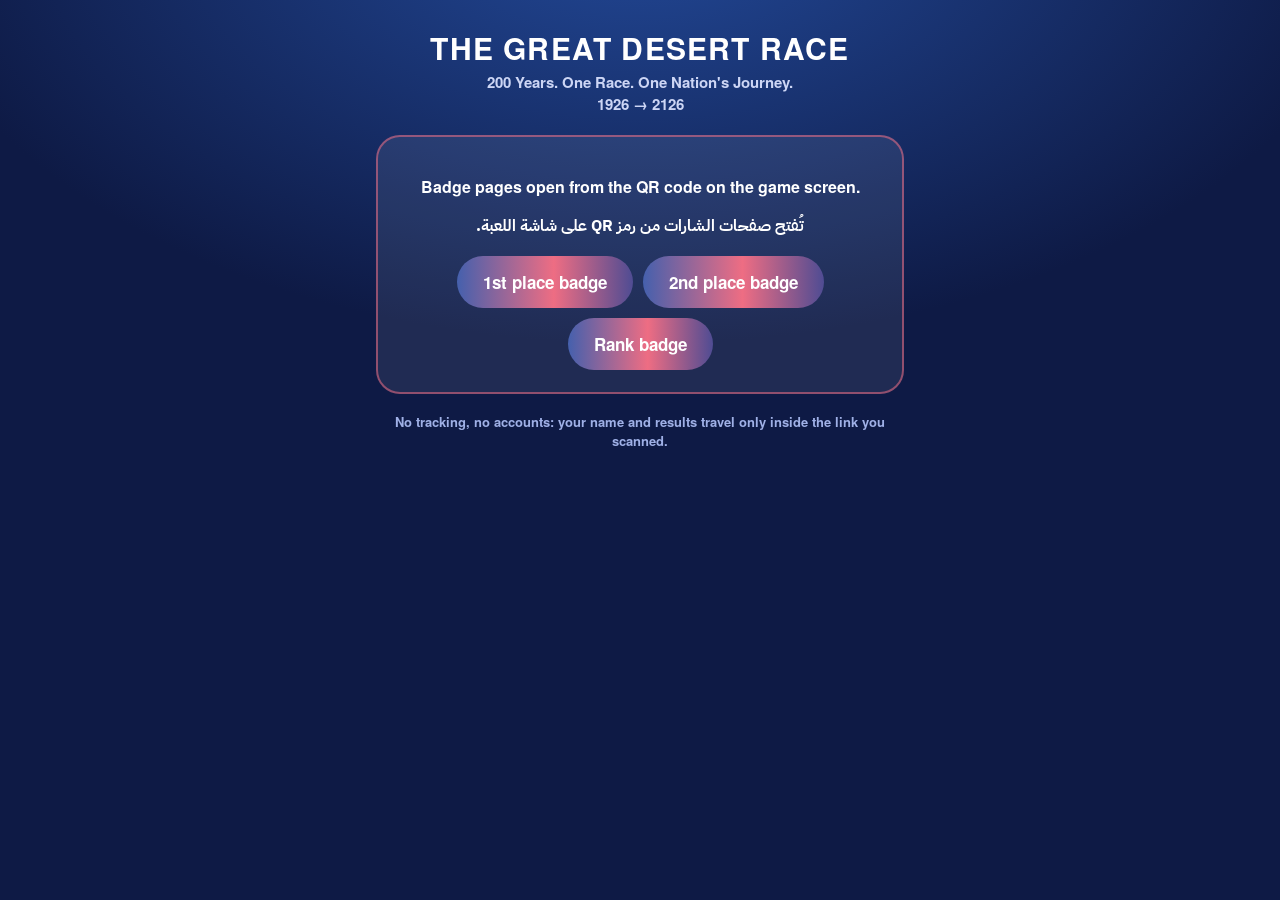
<file: index.html>
<!DOCTYPE html>
<html lang="en">
<head>
<meta charset="utf-8">
<meta name="viewport" content="width=device-width, initial-scale=1">
<title>The Great Desert Race</title>
<link rel="stylesheet" href="assets/style.css">
</head>
<body>
<main>
  <h1>THE GREAT DESERT RACE</h1>
  <p class="sub">200 Years. One Race. One Nation's Journey.<br>1926 → 2126</p>
  <div class="card">
    <p>Badge pages open from the QR code on the game screen.</p>
    <p class="ar" dir="rtl" lang="ar">تُفتح صفحات الشارات من رمز QR على شاشة اللعبة.</p>
    <div class="btns">
      <a class="btn" href="badge1/">1st place badge</a>
      <a class="btn" href="badge2/">2nd place badge</a>
      <a class="btn" href="rank/">Rank badge</a>
    </div>
  </div>
  <p class="note">No tracking, no accounts: your name and results travel only inside the link you scanned.</p>
</main>
</body>
</html>
</file>
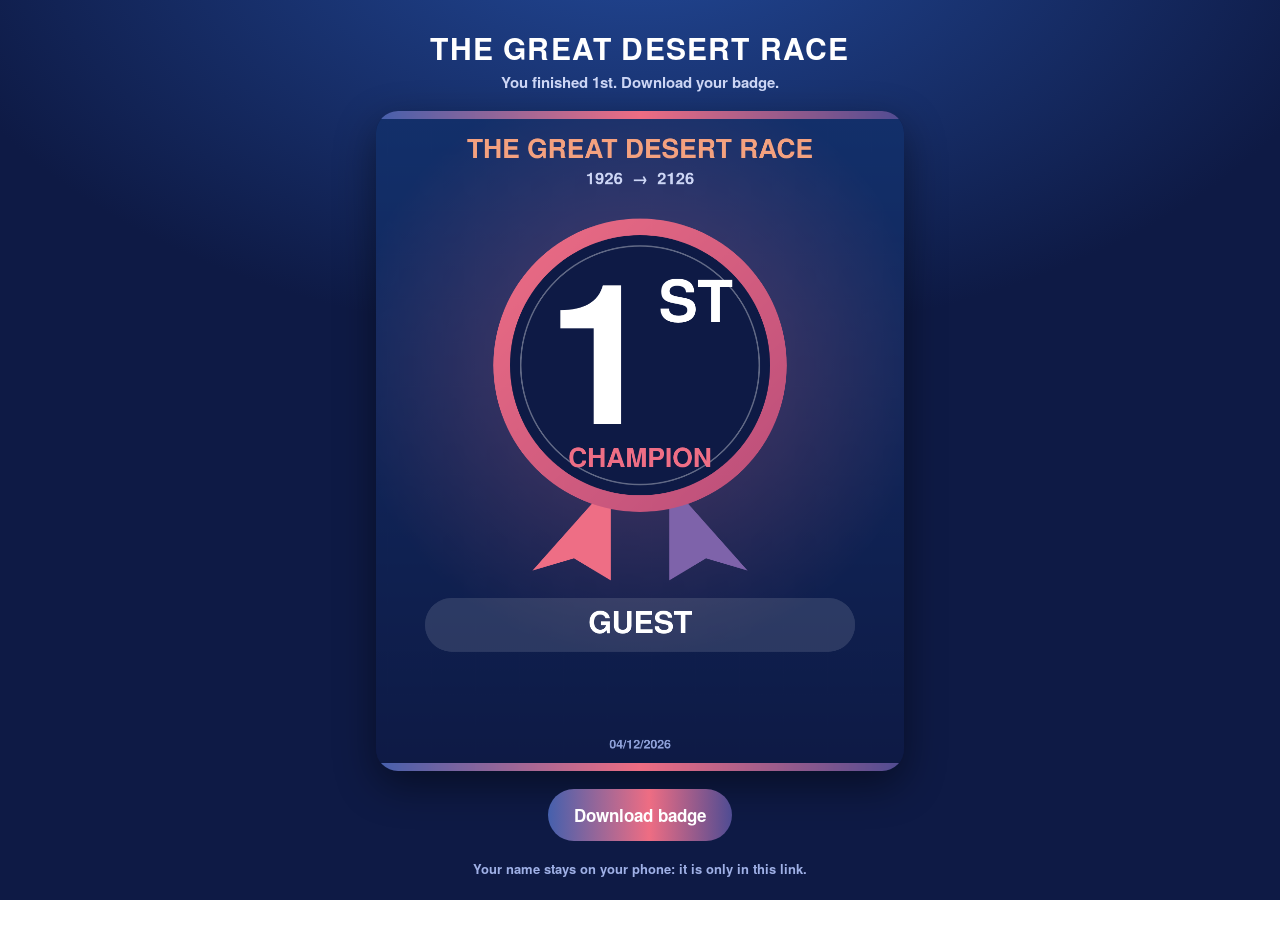
<file: badge1/index.html>
<!DOCTYPE html>
<html lang="en">
<head>
<meta charset="utf-8">
<meta name="viewport" content="width=device-width, initial-scale=1">
<title>The Great Desert Race - 1st place badge</title>
<meta name="robots" content="noindex">
<link rel="stylesheet" href="../assets/style.css">
</head>
<body>
<main>
  <h1>THE GREAT DESERT RACE</h1>
  <p class="sub">You finished 1st. Download your badge.</p>
  <canvas id="badge" width="1080" height="1350" aria-label="Your badge"></canvas>
  <div class="btns">
    <button id="dl" type="button">Download badge</button>
    <button id="share" type="button" style="display:none">Share</button>
  </div>
  <p class="note" id="note"></p>
</main>
<script src="../assets/badge.js"></script>
<script>DesertBadge.init('first');</script>
</body>
</html>
</file>
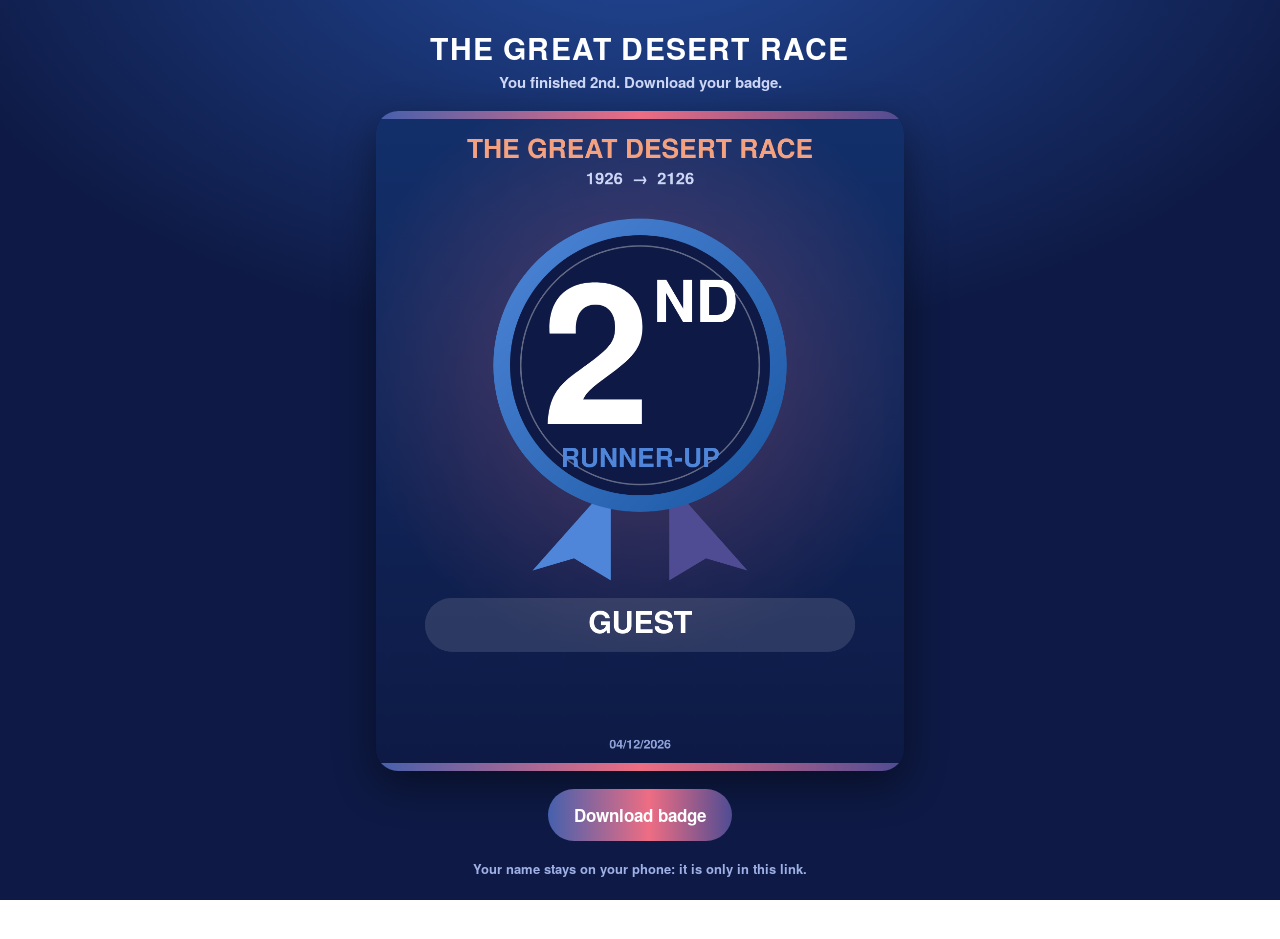
<file: badge2/index.html>
<!DOCTYPE html>
<html lang="en">
<head>
<meta charset="utf-8">
<meta name="viewport" content="width=device-width, initial-scale=1">
<title>The Great Desert Race - 2nd place badge</title>
<meta name="robots" content="noindex">
<link rel="stylesheet" href="../assets/style.css">
</head>
<body>
<main>
  <h1>THE GREAT DESERT RACE</h1>
  <p class="sub">You finished 2nd. Download your badge.</p>
  <canvas id="badge" width="1080" height="1350" aria-label="Your badge"></canvas>
  <div class="btns">
    <button id="dl" type="button">Download badge</button>
    <button id="share" type="button" style="display:none">Share</button>
  </div>
  <p class="note" id="note"></p>
</main>
<script src="../assets/badge.js"></script>
<script>DesertBadge.init('second');</script>
</body>
</html>
</file>
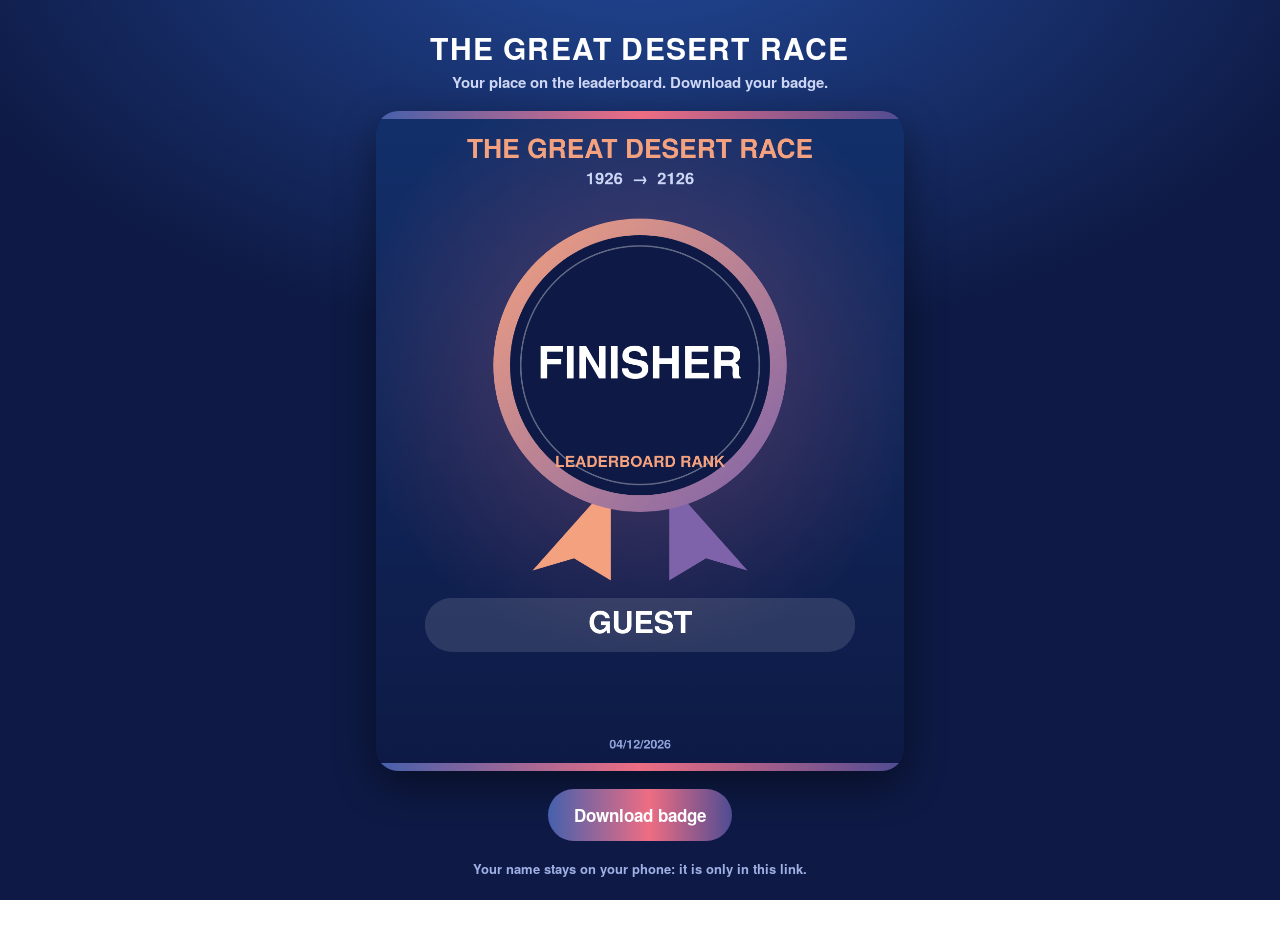
<file: rank/index.html>
<!DOCTYPE html>
<html lang="en">
<head>
<meta charset="utf-8">
<meta name="viewport" content="width=device-width, initial-scale=1">
<title>The Great Desert Race - your rank badge</title>
<meta name="robots" content="noindex">
<link rel="stylesheet" href="../assets/style.css">
</head>
<body>
<main>
  <h1>THE GREAT DESERT RACE</h1>
  <p class="sub">Your place on the leaderboard. Download your badge.</p>
  <canvas id="badge" width="1080" height="1350" aria-label="Your badge"></canvas>
  <div class="btns">
    <button id="dl" type="button">Download badge</button>
    <button id="share" type="button" style="display:none">Share</button>
  </div>
  <p class="note" id="note"></p>
</main>
<script src="../assets/badge.js"></script>
<script>DesertBadge.init('rank');</script>
</body>
</html>
</file>
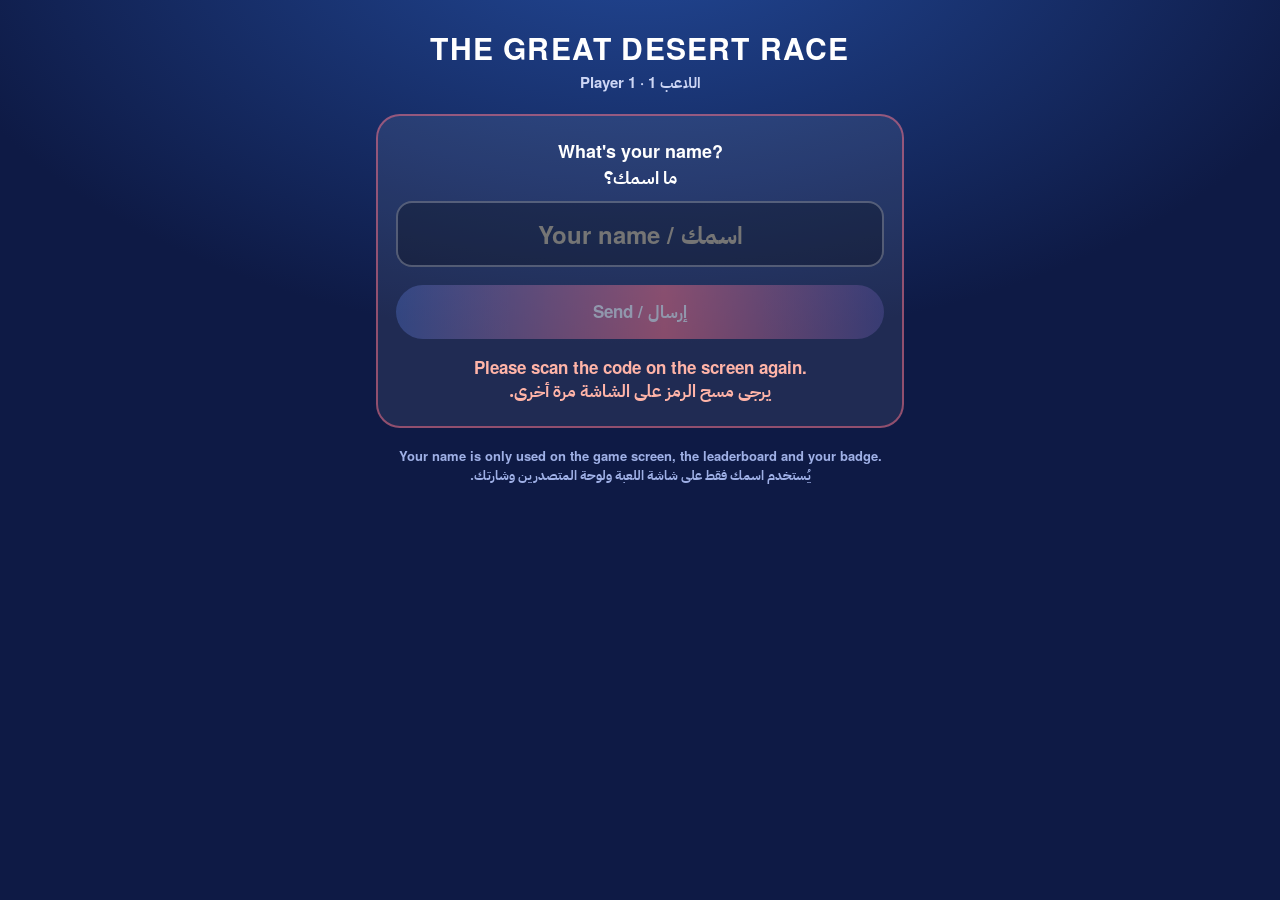
<file: register/index.html>
<!DOCTYPE html>
<html lang="en">
<head>
<meta charset="utf-8">
<meta name="viewport" content="width=device-width, initial-scale=1">
<title>The Great Desert Race - your name</title>
<meta name="robots" content="noindex">
<link rel="stylesheet" href="../assets/style.css">
</head>
<body>
<main>
  <h1>THE GREAT DESERT RACE</h1>
  <p class="sub" id="who"></p>
  <form id="f" class="card" autocomplete="off">
    <label for="name">What's your name?<br><span class="ar" dir="rtl" lang="ar">ما اسمك؟</span></label>
    <input id="name" name="name" type="text" maxlength="20" placeholder="Your name / اسمك" autocapitalize="words" spellcheck="false" required>
    <button id="go" type="submit" style="margin-top:18px;width:100%">Send / إرسال</button>
    <div id="msg" class="msg"></div>
  </form>
  <div id="done" class="card done">
    <div>Done! Look at the screen.</div>
    <div class="ar" dir="rtl" lang="ar">تم! انظر إلى الشاشة.</div>
    <b id="shown"></b>
  </div>
  <p class="note">Your name is only used on the game screen, the leaderboard and your badge.<br>
    <span class="ar" dir="rtl" lang="ar">يُستخدم اسمك فقط على شاشة اللعبة ولوحة المتصدرين وشارتك.</span></p>
</main>
<script>
(function () {
  // the round's key comes after '#' in the QR link (#k=...&p=1); a new key every round, one per player
  var h = location.hash.replace(/^#/, ''), q = {};
  h.split('&').forEach(function (kv) { var i = kv.indexOf('='); if (i > 0) q[kv.slice(0, i)] = kv.slice(i + 1); });
  var key = /^[A-Za-z0-9]{8,40}$/.test(q.k || '') ? q.k : null;
  var player = q.p === '2' ? 2 : 1;
  var relay = 'https://ntfy.sh/desert-reg-';
  var f = document.getElementById('f'), input = document.getElementById('name'), btn = document.getElementById('go'), msg = document.getElementById('msg');
  document.getElementById('who').textContent = 'Player ' + player + '  ·  اللاعب ' + player;

  function say(en, ar, err) {
    msg.className = 'msg' + (err ? ' err' : ''); msg.innerHTML = '';
    var a = document.createElement('div'); a.textContent = en;
    var b = document.createElement('div'); b.textContent = ar; b.dir = 'rtl'; b.className = 'ar';
    msg.appendChild(a); msg.appendChild(b);
  }
  function clean(s) { return (s || '').replace(/[^\p{L}\p{M} .'’-]/gu, '').replace(/\s+/g, ' ').trim().slice(0, 20).trim(); }

  if (!key) { btn.disabled = true; say('Please scan the code on the screen again.', 'يرجى مسح الرمز على الشاشة مرة أخرى.', true); }

  f.addEventListener('submit', function (e) {
    e.preventDefault();
    var name = clean(input.value);
    if (!name) { say('Please type a name (letters only).', 'يرجى كتابة اسم (أحرف فقط).', true); return; }
    btn.disabled = true; say('Sending...', 'جارٍ الإرسال...');
    fetch(relay + key, { method: 'POST', body: name })
      .then(function (r) { if (!r.ok) throw new Error(r.status); })
      .then(function () { f.style.display = 'none'; document.getElementById('shown').textContent = name; document.getElementById('done').style.display = 'block'; })
      .catch(function () { btn.disabled = false; say("Couldn't send. Check the internet and try again.", 'تعذر الإرسال. تحقق من الإنترنت وحاول مرة أخرى.', true); });
  });
})();
</script>
</body>
</html>
</file>
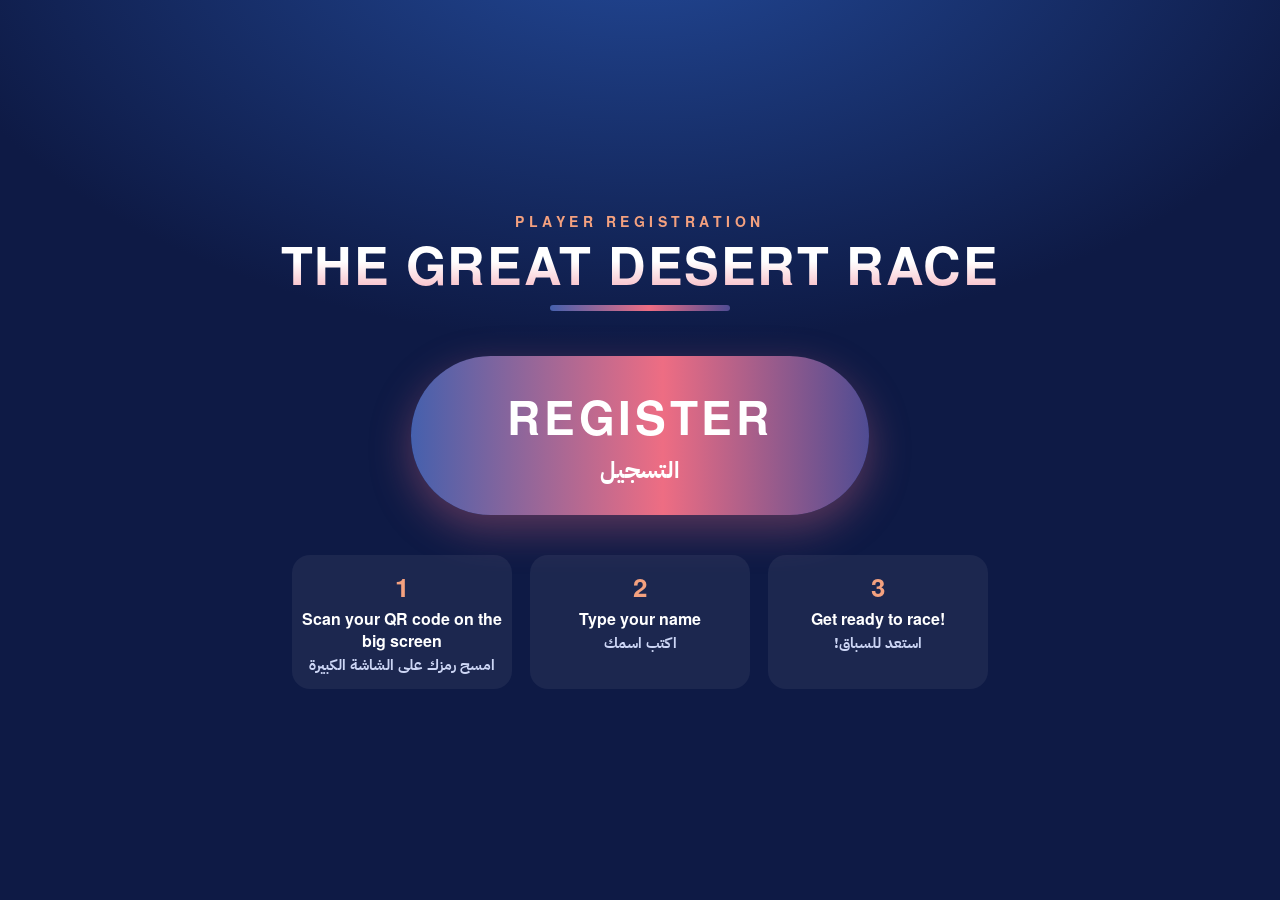
<file: tablet/index.html>
<!DOCTYPE html>
<html lang="en">
<head>
<meta charset="utf-8">
<meta name="viewport" content="width=device-width, initial-scale=1, maximum-scale=1, user-scalable=no, viewport-fit=cover, interactive-widget=resizes-content">
<title>The Great Desert Race - Registration</title>
<meta name="robots" content="noindex">
<meta name="theme-color" content="#0E1A45">
<meta name="mobile-web-app-capable" content="yes">
<meta name="apple-mobile-web-app-capable" content="yes">
<meta name="apple-mobile-web-app-status-bar-style" content="black-translucent">
<link rel="manifest" href="manifest.webmanifest">
<link rel="icon" href="icon-192.png">
<link rel="apple-touch-icon" href="icon-192.png">
<link rel="stylesheet" href="../assets/style.css">
<style>
  /* kiosk: no zoom, no pull-to-refresh, no text selection, no long-press menus */
  html, body { height: 100%; overflow: hidden; overscroll-behavior: none; }
  body { touch-action: manipulation; -webkit-user-select: none; user-select: none; -webkit-tap-highlight-color: transparent;
         -webkit-touch-callout: none; }
  input { -webkit-user-select: text; user-select: text; }

  .screen { position: fixed; inset: 0; display: none; flex-direction: column; align-items: center; justify-content: safe center;
            overflow-y: auto; opacity: 0; transition: opacity .25s;
            padding: max(16px, env(safe-area-inset-top)) max(16px, env(safe-area-inset-right)) max(16px, env(safe-area-inset-bottom)) max(16px, env(safe-area-inset-left)); }
  .screen.on { display: flex; }
  .screen.show { opacity: 1; }
  .wrap { width: 100%; max-width: 760px; }

  .brand { font-size: clamp(11px, 1.6vw, 14px); letter-spacing: .32em; color: var(--peach); margin: 0 0 6px; }
  .title { font-size: clamp(26px, 5.4vw, 52px); margin: 0; letter-spacing: .03em; line-height: 1.05;
           background: linear-gradient(180deg, #fff 45%, #f7b9c4); -webkit-background-clip: text; background-clip: text; color: transparent; }
  .band { height: 6px; border-radius: 3px; margin: 14px auto 0; width: 180px; background: linear-gradient(90deg, #4560AD, #EE6D83 55%, #4F4C93); }
  .steps { display: flex; gap: 8px; justify-content: center; margin: 16px 0 0; }
  .steps i { width: 36px; height: 6px; border-radius: 3px; background: rgba(255,255,255,.2); }
  .steps i.on { background: var(--coral); }

  .card { padding: clamp(18px, 3vw, 28px); }
  .q { font-size: clamp(18px, 2.4vw, 22px); margin: 0 0 12px; }
  .q .ar { display: block; font-size: .88em; color: #cdd6f5; margin-top: 2px; }
  input[type=text] { font-size: clamp(24px, 3.6vw, 32px); padding: 14px 18px; }
  .hint { color: #9fb0e6; font-size: clamp(14px, 2vw, 17px); font-weight: 400; margin: 20px 0 0; line-height: 1.5; }
  .msg { min-height: 1.4em; }
  .bar { display: flex; gap: 12px; justify-content: center; flex-wrap: wrap; }
  .ghost { background: rgba(255,255,255,.12); border: 2px solid rgba(255,255,255,.25); }
  .wide { width: 100%; font-size: clamp(20px, 3vw, 26px); padding: 16px 20px; }

  /* 1. home */
  .reg { display: inline-flex; flex-direction: column; align-items: center; gap: 4px; margin-top: clamp(22px, 5vh, 46px);
         font-size: clamp(30px, 5vw, 46px); letter-spacing: .08em; padding: clamp(18px, 3vh, 28px) clamp(48px, 9vw, 96px);
         box-shadow: 0 14px 40px rgba(238,110,133,.35); animation: pulse 2.4s ease-in-out infinite; }
  .reg small { font-size: .5em; letter-spacing: 0; }
  .reg:active { transform: scale(.97); }
  @keyframes pulse { 0%, 100% { box-shadow: 0 14px 40px rgba(238,110,133,.30); } 50% { box-shadow: 0 14px 56px rgba(238,110,133,.65); } }
  .how { display: flex; justify-content: center; gap: clamp(8px, 2vw, 18px); margin-top: clamp(22px, 5vh, 40px); flex-wrap: wrap; }
  .how div { flex: 1 1 0; min-width: 130px; max-width: 220px; padding: 14px 10px; border-radius: 18px; background: rgba(255,255,255,.06);
             font-size: clamp(14px, 1.8vw, 16px); line-height: 1.35; }
  .how b { display: block; font-size: 26px; color: var(--peach); margin-bottom: 4px; }
  .how .ar { display: block; color: #cdd6f5; font-size: .92em; margin-top: 4px; }

  /* 2. scan */
  #scan .wrap { max-width: 1000px; height: 100%; display: flex; flex-direction: column; align-items: center; }
  .scanhead { font-size: clamp(18px, 3vw, 28px); margin: 0; line-height: 1.25; }
  .scanhead .ar { display: block; font-size: .8em; color: #cdd6f5; margin-top: 4px; }
  .viewer { position: relative; flex: 1 1 auto; width: 100%; min-height: 220px; margin: 14px 0; border-radius: 26px; overflow: hidden;
            background: #000; border: 2px solid rgba(238,110,133,.55); box-shadow: 0 14px 40px rgba(0,0,0,.45); }
  .viewer video { position: absolute; inset: 0; width: 100%; height: 100%; object-fit: cover; }
  .frame { position: absolute; left: 50%; top: 50%; width: min(58%, 58cqh, 420px); aspect-ratio: 1; transform: translate(-50%, -50%);
           box-shadow: 0 0 0 9999px rgba(14,26,69,.45); border-radius: 18px; }
  .viewer { container-type: size; }
  .frame span { position: absolute; width: 46px; height: 46px; border: 6px solid #fff; }
  .frame span:nth-child(1) { left: -3px; top: -3px; border-right: 0; border-bottom: 0; border-top-left-radius: 18px; }
  .frame span:nth-child(2) { right: -3px; top: -3px; border-left: 0; border-bottom: 0; border-top-right-radius: 18px; }
  .frame span:nth-child(3) { left: -3px; bottom: -3px; border-right: 0; border-top: 0; border-bottom-left-radius: 18px; }
  .frame span:nth-child(4) { right: -3px; bottom: -3px; border-left: 0; border-top: 0; border-bottom-right-radius: 18px; }
  .laser { position: absolute; left: 6%; right: 6%; height: 3px; top: 10%; border-radius: 2px;
           background: linear-gradient(90deg, transparent, #fff, transparent); box-shadow: 0 0 12px #fff; animation: laser 2.2s ease-in-out infinite; }
  @keyframes laser { 0%, 100% { top: 8%; } 50% { top: 90%; } }
  .vstatus { position: absolute; left: 50%; bottom: 14px; transform: translateX(-50%); width: max-content; max-width: 92%; padding: 10px 18px;
             border-radius: 18px; background: rgba(14,26,69,.88); font-size: clamp(14px, 2vw, 17px); line-height: 1.35; opacity: 0; transition: opacity .2s; }
  .vstatus.on { opacity: 1; }
  .vstatus.err { color: #ffc2b8; }
  .vtime { position: absolute; right: 14px; top: 12px; padding: 6px 14px; border-radius: 999px; font-size: 15px; background: rgba(14,26,69,.75); min-width: 64px; }
  .vblock { position: absolute; inset: 0; display: none; flex-direction: column; align-items: center; justify-content: center; gap: 10px;
            background: rgba(14,26,69,.92); padding: 24px; font-size: clamp(16px, 2.4vw, 20px); line-height: 1.4; }
  .vblock.on { display: flex; }
  .spin { width: 54px; height: 54px; border-radius: 50%; border: 6px solid rgba(255,255,255,.2); border-top-color: var(--coral); animation: spin .8s linear infinite; }
  @keyframes spin { to { transform: rotate(360deg); } }
  #scan .bar button { font-size: clamp(15px, 2vw, 17px); padding: 12px 20px; }

  /* 3. name */
  .chip { display: inline-block; padding: 10px 26px; border-radius: 999px; font-size: clamp(22px, 3.4vw, 30px); letter-spacing: .06em;
          box-shadow: 0 10px 26px rgba(0,0,0,.3); }
  .chip small { font-size: .62em; margin-left: 10px; letter-spacing: 0; }
  .chip.p1 { background: linear-gradient(160deg, #F28B9C, #E35A75); }
  .chip.p2 { background: linear-gradient(160deg, #6E9CE3, #2F67C0); }
  .again { margin-top: 14px; font-size: 15px; padding: 10px 18px; }

  /* 4. thank you / notice */
  .tick { width: clamp(96px, 16vmin, 132px); height: auto; margin: 0 auto 18px; display: block; }
  .tick circle { fill: none; stroke: var(--coral); stroke-width: 8; stroke-dasharray: 390; stroke-dashoffset: 390; animation: draw .7s ease-out forwards; }
  .tick path { fill: none; stroke: #fff; stroke-width: 10; stroke-linecap: round; stroke-linejoin: round; stroke-dasharray: 120; stroke-dashoffset: 120;
               animation: draw .45s .55s ease-out forwards; }
  @keyframes draw { to { stroke-dashoffset: 0; } }
  .big { font-size: clamp(26px, 5vw, 48px); margin: 0; }
  .big b { color: var(--peach); display: block; margin-top: 6px; word-break: break-word; }
  .big .ar { display: block; font-size: .62em; color: #cdd6f5; margin-top: 10px; }
  .sub2 { font-size: clamp(16px, 2.4vw, 20px); color: #cdd6f5; margin: 16px 0 0; line-height: 1.45; }
  .drain { width: min(260px, 70%); height: 8px; border-radius: 4px; margin: 28px auto 0; background: rgba(255,255,255,.15); overflow: hidden; }
  .drain i { display: block; height: 100%; width: 100%; background: linear-gradient(90deg, #4560AD, #EE6D83 55%, #4F4C93); }
  .noticon { font-size: clamp(56px, 10vmin, 76px); line-height: 1; margin-bottom: 14px; }

  /* phones */
  @media (max-width: 520px) {
    .how div { min-width: 0; flex-basis: 100%; max-width: none; display: flex; align-items: center; gap: 12px; text-align: left; padding: 10px 14px; }
    .how b { margin: 0; font-size: 22px; }
    .how .ar { text-align: right; }
    .chip small { display: block; margin: 2px 0 0; }
  }
  /* short screen: landscape phone, or the on-screen keyboard is open: keep the name box and SUBMIT in view */
  @media (max-height: 600px) {
    .brand, .band, .steps, .how, #name-s .hint { display: none; }
    .title { font-size: 24px; }
    .reg { margin-top: 18px; }
    .card { padding: 12px 18px 14px; margin-top: 10px; }
    .q { font-size: 17px; margin-bottom: 8px; } .q .ar { display: inline; margin-left: 8px; }
    input[type=text] { font-size: 22px; padding: 10px 14px; }
    .chip { padding: 6px 20px; font-size: 20px; }
    .wide { padding: 12px 18px; margin-top: 12px !important; }
    .again { margin-top: 6px; padding: 6px 14px; }
    .scanhead .ar { display: none; }
    .viewer { margin: 8px 0; min-height: 160px; }
  }
</style>
</head>
<body>

<!-- 1. home: one REGISTER button -->
<section id="home" class="screen">
  <div class="wrap">
    <p class="brand">PLAYER REGISTRATION</p>
    <h1 class="title">THE GREAT DESERT RACE</h1>
    <div class="band"></div>
    <button type="button" class="reg" id="regBtn">REGISTER<small dir="rtl" lang="ar" class="ar">التسجيل</small></button>
    <div class="how">
      <div><b>1</b><span>Scan your QR code on the big screen<span class="ar" dir="rtl" lang="ar">امسح رمزك على الشاشة الكبيرة</span></span></div>
      <div><b>2</b><span>Type your name<span class="ar" dir="rtl" lang="ar">اكتب اسمك</span></span></div>
      <div><b>3</b><span>Get ready to race!<span class="ar" dir="rtl" lang="ar">استعد للسباق!</span></span></div>
    </div>
  </div>
</section>

<!-- 2. scan -->
<section id="scan" class="screen">
  <div class="wrap">
    <h2 class="scanhead">Point the tablet at your QR code on the big screen
      <span class="ar" dir="rtl" lang="ar">وجّه الجهاز اللوحي نحو رمزك على الشاشة الكبيرة</span></h2>
    <div id="viewer" class="viewer">
      <video id="video" playsinline muted autoplay></video>
      <div class="frame"><span></span><span></span><span></span><span></span><div class="laser"></div></div>
      <div class="vtime" id="vtime"></div>
      <div class="vstatus" id="vstatus"></div>
      <div class="vblock" id="vblock"></div>
    </div>
    <div class="bar">
      <button type="button" class="ghost" id="cancel">✕ Back · رجوع</button>
      <button type="button" class="ghost" id="zoom" hidden>Zoom 1×</button>
      <button type="button" class="ghost" id="flip">⟲ Camera · الكاميرا</button>
    </div>
  </div>
</section>

<!-- 3. name -->
<section id="name-s" class="screen">
  <div class="wrap">
    <div class="steps" style="margin:0 0 16px"><i class="on"></i><i class="on"></i><i></i></div>
    <div class="chip" id="chip">PLAYER 1<small dir="rtl" lang="ar" class="ar">اللاعب ١</small></div>
    <form id="f" class="card" autocomplete="off">
      <label class="q" for="name">Type your name<span class="ar" dir="rtl" lang="ar">اكتب اسمك</span></label>
      <input id="name" type="text" maxlength="20" placeholder="Your name / اسمك" autocapitalize="words" autocomplete="off"
             autocorrect="off" spellcheck="false" enterkeyhint="send">
      <button type="submit" id="submit" class="wide" style="margin-top:18px" disabled>SUBMIT · إرسال</button>
      <div id="nameMsg" class="msg"></div>
    </form>
    <button type="button" class="ghost again" id="again">Wrong player? Scan again · لاعب خاطئ؟ امسح مرة أخرى</button>
  </div>
</section>

<!-- 4. thank you -->
<section id="thanks" class="screen">
  <div class="wrap">
    <svg class="tick" viewBox="0 0 132 132" aria-hidden="true"><circle cx="66" cy="66" r="60"/><path d="M38 68 l19 19 l38 -40"/></svg>
    <h2 class="big">Thank you for registering!<b id="thanksName"></b>
      <span class="ar" dir="rtl" lang="ar">شكراً لتسجيلك!</span></h2>
    <p class="sub2" id="thanksWho"></p>
    <div class="drain"><i id="drain1"></i></div>
  </div>
</section>

<!-- notice: already registered, no internet, no camera ... -->
<section id="notice" class="screen">
  <div class="wrap">
    <div class="noticon" id="noticeIcon">!</div>
    <h2 class="big" id="noticeText" style="font-size:clamp(24px,4vw,38px)"></h2>
    <p class="sub2" id="noticeSub"></p>
    <div class="bar" style="margin-top:24px" id="noticeBtns"></div>
    <div class="drain"><i id="drain2"></i></div>
  </div>
</section>

<canvas id="cv" hidden></canvas>
<script src="../assets/jsQR.min.js"></script>
<script>
(function () {
  'use strict';

  // ---------------------------------------------------------------- settings
  var RELAY = 'https://ntfy.sh/desert-reg-';   // same relay + topic prefix as the game (PlayerRegistration.cs)
  var KEY_RE = /^[A-Za-z0-9]{8,40}$/;          // the game makes 16 letters / digits
  var SCAN_SECONDS = 45;                        // the game's registration screen gives up after 60 s with nobody registered
  var NAME_IDLE_SECONDS = 60;
  var THANKS_SECONDS = 6;
  var NOTICE_SECONDS = 8;
  var SETTLE_MS = 650;                          // look a moment longer after the first code, in case both codes are in view
  var AR_DIGIT = { 1: '١', 2: '٢' };

  // ---------------------------------------------------------------- state
  var player = 0, key = null, name = '', facing = 'environment', stream = null, track = null, detector = null;
  var scanTimer = null, scanTick = null, scanDeadline = 0, busy = false, statusTimer = null, screenTimer = null, nameIdle = null;
  var zoomSteps = null, zoomIdx = 0, seen = {}, decideAt = 0, lastHint = '';
  var takenKeys = {};                           // keys this tablet knows are already registered (by anyone)
  try { facing = localStorage.getItem('dr_facing') || facing; } catch (e) {}
  try { JSON.parse(sessionStorage.getItem('dr_used') || '[]').forEach(function (k) { takenKeys[k] = 1; }); } catch (e) {}

  var $ = function (id) { return document.getElementById(id); };
  var input = $('name'), video = $('video'), cv = $('cv');
  var ctx = cv.getContext('2d', { willReadFrequently: true });

  // ---------------------------------------------------------------- screens
  function show(id) {
    clearTimeout(screenTimer); clearTimeout(nameIdle);
    document.querySelectorAll('.screen').forEach(function (s) {
      if (s.id === id) { s.classList.add('on'); requestAnimationFrame(function () { s.classList.add('show'); }); }
      else s.classList.remove('on', 'show');
    });
  }
  function on(id) { return $(id).classList.contains('on'); }

  function goHome() {
    stopCamera();
    busy = false; key = null; player = 0; name = '';
    input.value = ''; input.blur();
    setMsg($('nameMsg'), '', '');
    show('home');
  }

  function drain(el, seconds, then) {
    el.style.transition = 'none'; el.style.width = '100%';
    void el.offsetWidth;
    el.style.transition = 'width ' + seconds + 's linear'; el.style.width = '0%';
    screenTimer = setTimeout(then, seconds * 1000);
  }

  function setMsg(el, en, ar, err) {
    el.classList.toggle('err', !!err);
    el.innerHTML = '';
    if (!en) return;
    var a = document.createElement('div'); a.textContent = en;
    var b = document.createElement('div'); b.textContent = ar; b.dir = 'rtl'; b.className = 'ar';
    el.appendChild(a); el.appendChild(b);
  }

  // a full-screen message with "Scan again" (optional) and "Start over"; goes home by itself
  function notice(icon, en, ar, sub, retry) {
    stopCamera();
    busy = false;
    $('noticeIcon').textContent = icon;
    setMsg($('noticeText'), en, ar);
    setMsg($('noticeSub'), sub ? sub[0] : '', sub ? sub[1] : '');
    var btns = $('noticeBtns'); btns.innerHTML = '';
    if (retry) {
      var t = document.createElement('button'); t.type = 'button'; t.textContent = 'Scan again · امسح مرة أخرى';
      t.onclick = startScan; btns.appendChild(t);
    }
    var h = document.createElement('button'); h.type = 'button'; h.className = 'ghost'; h.textContent = 'Start over · البداية';
    h.onclick = goHome; btns.appendChild(h);
    show('notice');
    drain($('drain2'), NOTICE_SECONDS * (retry ? 2 : 1), goHome);
  }

  // ---------------------------------------------------------------- 1. home
  $('regBtn').addEventListener('click', function () { goFullscreen(); startScan(); });

  // ---------------------------------------------------------------- 2. scan
  function startScan() {
    busy = false; key = null; player = 0; seen = {}; decideAt = 0; lastHint = '';
    block(''); status('');
    show('scan');
    scanDeadline = Date.now() + SCAN_SECONDS * 1000;
    clearInterval(scanTick);
    scanTick = setInterval(function () {
      var left = Math.ceil((scanDeadline - Date.now()) / 1000);
      $('vtime').textContent = '0:' + ('0' + Math.max(0, left)).slice(-2);
      if (left <= 0 && !busy) {
        notice('⏱', 'No code found', 'لم يتم العثور على رمز',
          ['Press any button on the game to show the codes, then scan again.', 'اضغط أي زر في اللعبة لإظهار الرموز، ثم امسح مرة أخرى.'], true);
      }
    }, 250);
    openCamera();
  }

  function block(html) { var b = $('vblock'); b.innerHTML = html; b.classList.toggle('on', !!html); }
  function status(en, ar, err, ms) {
    var s = $('vstatus');
    clearTimeout(statusTimer);
    if (!en) { s.classList.remove('on'); return; }
    setMsg(s, en, ar, err); s.classList.add('on');
    if (ms) statusTimer = setTimeout(function () { s.classList.remove('on'); }, ms);
  }

  function openCamera() {
    stopCamera(true);
    if (!navigator.mediaDevices || !navigator.mediaDevices.getUserMedia || !window.isSecureContext) {
      notice('📷', 'This browser cannot use the camera', 'لا يمكن لهذا المتصفح استخدام الكاميرا',
        ['Open this page in Chrome (or Safari on iPad).', 'افتح هذه الصفحة في كروم (أو سفاري على آيباد).']);
      return;
    }
    block('<div class="spin"></div><div>Starting the camera…</div><div class="ar" dir="rtl">جارٍ تشغيل الكاميرا…</div>');
    navigator.mediaDevices.getUserMedia({
      audio: false,
      video: { facingMode: { ideal: facing }, width: { ideal: 1920 }, height: { ideal: 1080 } }
    }).then(function (s) {
      if (!on('scan')) { s.getTracks().forEach(function (t) { t.stop(); }); return; }
      stream = s; track = s.getVideoTracks()[0];
      video.srcObject = s;
      setupTrack();
      return video.play();
    }).then(function () {
      if (!stream) return;
      block('');
      return makeDetector();
    }).then(function () {
      if (stream) loop();
    }).catch(function (err) {
      if (!on('scan')) return;
      var denied = err && (err.name === 'NotAllowedError' || err.name === 'SecurityError');
      notice('📷', denied ? 'Camera access is blocked' : 'The camera could not start', denied ? 'تم حظر الوصول إلى الكاميرا' : 'تعذر تشغيل الكاميرا',
        denied ? ['Staff: allow the camera for this site in the browser settings, then reload.', 'للموظفين: اسمح بالكاميرا لهذا الموقع ثم أعد التحميل.']
               : ['Close other apps that use the camera and try again.', 'أغلق التطبيقات الأخرى التي تستخدم الكاميرا وحاول مرة أخرى.'], !denied);
    });
  }

  function setupTrack() {
    zoomSteps = null; zoomIdx = 0; $('zoom').hidden = true;
    if (!track || !track.getCapabilities) return;
    var c = {}; try { c = track.getCapabilities(); } catch (e) {}
    try { if (c.focusMode && c.focusMode.indexOf('continuous') >= 0) track.applyConstraints({ advanced: [{ focusMode: 'continuous' }] }); } catch (e) {}
    if (c.zoom && c.zoom.max > c.zoom.min) {   // the LED screen may be far away: 1x / 2x / 3x where the camera can zoom
      zoomSteps = [c.zoom.min];
      [2, 3].forEach(function (z) { if (z <= c.zoom.max) zoomSteps.push(z); });
      if (zoomSteps.length > 1) { $('zoom').hidden = false; $('zoom').textContent = 'Zoom 1×'; }
    }
  }
  $('zoom').addEventListener('click', function () {
    if (!zoomSteps || !track) return;
    zoomIdx = (zoomIdx + 1) % zoomSteps.length;
    try { track.applyConstraints({ advanced: [{ zoom: zoomSteps[zoomIdx] }] }); } catch (e) {}
    $('zoom').textContent = 'Zoom ' + (zoomIdx === 0 ? 1 : zoomSteps[zoomIdx]) + '×';
  });
  $('flip').addEventListener('click', function () {
    facing = facing === 'environment' ? 'user' : 'environment';
    try { localStorage.setItem('dr_facing', facing); } catch (e) {}
    scanDeadline = Date.now() + SCAN_SECONDS * 1000;
    openCamera();
  });
  $('cancel').addEventListener('click', goHome);

  function makeDetector() {
    if (detector !== null) return Promise.resolve();
    if (!('BarcodeDetector' in window)) { detector = false; return Promise.resolve(); }
    return BarcodeDetector.getSupportedFormats().then(function (f) {
      detector = f.indexOf('qr_code') >= 0 ? new BarcodeDetector({ formats: ['qr_code'] }) : false;
    }).catch(function () { detector = false; });
  }

  function stopCamera(keepTimer) {
    clearTimeout(scanTimer); scanTimer = null;
    if (!keepTimer) { clearInterval(scanTick); scanTick = null; }
    if (stream) stream.getTracks().forEach(function (t) { t.stop(); });
    stream = null; track = null;
    video.srcObject = null;
  }

  // each pass returns [{text, x, y}] with x / y the code's centre as a 0..1 fraction of the camera image
  function loop() {
    if (!stream || busy) return;
    var next = function () { if (stream && !busy) scanTimer = setTimeout(loop, 110); };
    if (video.readyState < 2 || !video.videoWidth) { next(); return; }
    if (detector) {
      var w = video.videoWidth, h = video.videoHeight;
      detector.detect(video).then(function (codes) {
        handle(codes.map(function (c) {
          var b = c.boundingBox; return { text: c.rawValue, x: (b.x + b.width / 2) / w, y: (b.y + b.height / 2) / h };
        }));
        next();
      }).catch(function () { detector = false; next(); });
    } else {
      handle(jsqrPass());
      next();
    }
  }

  // jsQR (iPad / no BarcodeDetector) reads nothing at all when both players' codes are in the picture, so each pass looks
  // at one part of the image in turn: whole, left, right, centre, top, bottom (a full round takes about 0.7 s)
  var REGIONS = [[0, 0, 1, 1], [0, 0, .55, 1], [.45, 0, .55, 1], [.2, .15, .6, .7], [0, 0, 1, .55], [0, .45, 1, .55]], region = 0;
  function jsqrPass() {
    if (typeof jsQR !== 'function') return [];
    var w = video.videoWidth, h = video.videoHeight;
    var R = REGIONS[region]; region = (region + 1) % REGIONS.length;
    var sx = R[0] * w, sy = R[1] * h, sw = R[2] * w, sh = R[3] * h;
    var s = Math.min(1, 1000 / Math.max(sw, sh));
    cv.width = Math.round(sw * s); cv.height = Math.round(sh * s);
    ctx.drawImage(video, sx, sy, sw, sh, 0, 0, cv.width, cv.height);
    var found = [];
    for (var i = 0; i < 2; i++) {
      var img = ctx.getImageData(0, 0, cv.width, cv.height);
      var r = jsQR(img.data, img.width, img.height, { inversionAttempts: 'attemptBoth' });
      if (!r) break;
      var L = r.location, xs = [L.topLeftCorner.x, L.topRightCorner.x, L.bottomLeftCorner.x, L.bottomRightCorner.x],
          ys = [L.topLeftCorner.y, L.topRightCorner.y, L.bottomLeftCorner.y, L.bottomRightCorner.y];
      var x0 = Math.min.apply(0, xs), x1 = Math.max.apply(0, xs), y0 = Math.min.apply(0, ys), y1 = Math.max.apply(0, ys);
      found.push({ text: r.data, x: (sx + (x0 + x1) / 2 / s) / w, y: (sy + (y0 + y1) / 2 / s) / h });
      var pad = (x1 - x0) * 0.15;   // blank it out and look again for a second code
      ctx.fillStyle = '#fff'; ctx.fillRect(x0 - pad, y0 - pad, x1 - x0 + 2 * pad, y1 - y0 + 2 * pad);
    }
    return found;
  }

  // what a scanned code is: a register code (player 1 / 2 + key), a badge code, or something else
  function classify(text) {
    var u; try { u = new URL(text); } catch (e) { return { kind: 'other' }; }
    var path = u.pathname.replace(/index\.html$/, '');
    var ourSite = u.host === 'thelostsun.github.io' || u.host === location.host;
    if (!ourSite) return { kind: 'other' };
    if (/\/(badge1|badge2|rank)\/$/.test(path)) return { kind: 'badge' };
    if (!/\/register\/$/.test(path)) return { kind: 'other' };
    var q = {};
    u.hash.replace(/^#/, '').split('&').forEach(function (kv) { var i = kv.indexOf('='); if (i > 0) q[kv.slice(0, i)] = decodeURIComponent(kv.slice(i + 1)); });
    var p = q.p === '2' ? 2 : q.p === '1' ? 1 : 0;
    if (!KEY_RE.test(q.k || '') || !p) return { kind: 'other' };
    return { kind: 'reg', key: q.k, p: p };
  }

  function hint(id, en, ar) {
    if (lastHint === id && $('vstatus').classList.contains('on')) return;
    lastHint = id;
    status(en, ar, true, 2600);
  }

  function handle(codes) {
    if (busy) return;
    var now = Date.now(), other = null;
    codes.forEach(function (c) {
      var k = classify(c.text);
      if (k.kind !== 'reg') { other = other || k.kind; return; }
      if (takenKeys[k.key]) { hint('taken' + k.p, 'PLAYER ' + k.p + ' is already registered. Scan the other code.', 'اللاعب ' + AR_DIGIT[k.p] + ' مسجّل بالفعل. امسح الرمز الآخر.'); return; }
      seen[k.key] = { key: k.key, p: k.p, x: c.x, y: c.y, t: now };
      if (!decideAt) decideAt = now + SETTLE_MS;
    });
    for (var s in seen) if (now - seen[s].t > 1000 || takenKeys[s]) delete seen[s];
    var list = Object.keys(seen).map(function (s) { return seen[s]; });
    if (!list.length) {
      decideAt = 0;
      if (other === 'badge') hint('badge', "That's a badge code. Scan the registration code.", 'هذا رمز الشارة. امسح رمز التسجيل.');
      else if (other) hint('other', "That's not a Desert Race code.", 'هذا ليس رمز سباق الصحراء.');
      return;
    }
    if (now < decideAt) return;
    // both players' codes in view: take the one in the middle of the picture, only if it is clearly the nearer one
    var d = function (c) { return Math.hypot(c.x - .5, c.y - .5); };
    list.sort(function (a, b) { return d(a) - d(b); });
    // only a code the person is aiming at counts (near the middle, where the white frame is)
    if (d(list[0]) > 0.36) {
      hint('aim', 'Put your code inside the white frame.', 'ضع رمزك داخل الإطار الأبيض.');
      return;
    }
    if (list.length > 1 && d(list[0]) > 0.6 * d(list[1])) {
      hint('two', 'Both codes are in view. Point at YOUR code only.', 'الرمزان ظاهران. وجّه الجهاز نحو رمزك فقط.');
      return;
    }
    pick(list[0]);
  }

  // check the code is still free before asking for the name (the QR stays on the big screen after someone registers)
  function pick(c) {
    busy = true;
    clearTimeout(scanTimer);
    if (navigator.vibrate) try { navigator.vibrate(60); } catch (e) {}
    status('');
    block('<div class="spin"></div><div>Checking…</div><div class="ar" dir="rtl">جارٍ التحقق…</div>');
    registeredCount(c.key).then(function (n) {
      if (!on('scan')) return;
      if (n > 0) {
        takenKeys[c.key] = 1;
        busy = false; seen = {}; decideAt = 0; block('');
        hint('taken' + c.p, 'PLAYER ' + c.p + ' is already registered. Scan the other code.', 'اللاعب ' + AR_DIGIT[c.p] + ' مسجّل بالفعل. امسح الرمز الآخر.');
        loop();
        return;
      }
      key = c.key; player = c.p;
      askName();
    });
  }

  // ---------------------------------------------------------------- 3. name
  // same rules as the game (PlayerRegistration.CleanName): letters of any script, single spaces, ' . - between them, 20 max
  function clean(s) {
    return (s || '').replace(/[^\p{L}\p{M} .'’-]/gu, '').replace(/’/g, "'").replace(/\s+/g, ' ')
      .replace(/^[ '.-]+|[ '.-]+$/g, '').slice(0, 20).trim();
  }
  function askName() {
    stopCamera();
    busy = false;
    var chip = $('chip');
    chip.className = 'chip p' + player;
    chip.firstChild.nodeValue = 'PLAYER ' + player;
    chip.lastChild.textContent = 'اللاعب ' + AR_DIGIT[player];
    input.value = ''; $('submit').disabled = true;
    setMsg($('nameMsg'), '', '');
    show('name-s');
    armNameIdle();
    setTimeout(function () { input.focus(); }, 300);
  }
  function armNameIdle() {
    clearTimeout(nameIdle);
    nameIdle = setTimeout(function () { if (on('name-s') && !busy) goHome(); }, NAME_IDLE_SECONDS * 1000);
  }
  input.addEventListener('input', function () {
    $('submit').disabled = busy || !clean(input.value);
    setMsg($('nameMsg'), '', '');
    armNameIdle();
  });
  $('again').addEventListener('click', function () { if (!busy) startScan(); });
  $('f').addEventListener('submit', function (e) {
    e.preventDefault();
    if (busy) return;
    name = clean(input.value);
    if (!name) { setMsg($('nameMsg'), 'Please type a name (letters only).', 'يرجى كتابة اسم (أحرف فقط).', true); return; }
    input.value = name; input.blur();
    send();
  });

  // ---------------------------------------------------------------- send
  function markUsed(k) {
    takenKeys[k] = 1;
    try { var a = JSON.parse(sessionStorage.getItem('dr_used') || '[]'); a.push(k); sessionStorage.setItem('dr_used', JSON.stringify(a.slice(-50))); } catch (e) {}
  }
  function withTimeout(ms) {
    if (!window.AbortController) return {};
    var c = new AbortController(); setTimeout(function () { c.abort(); }, ms); return { signal: c.signal };
  }
  // the names already sent to this round's topic, oldest first (the game keeps only the first one)
  function messages(k) {
    var o = withTimeout(6000);
    return fetch(RELAY + k + '/json?poll=1&since=all', { cache: 'no-store', signal: o.signal })
      .then(function (r) { if (!r.ok) throw new Error(r.status); return r.text(); })
      .then(function (t) {
        return t.split('\n').map(function (l) { try { return JSON.parse(l); } catch (e) { return null; } })
          .filter(function (m) { return m && m.event === 'message'; })
          .sort(function (a, b) { return a.time - b.time; });
      });
  }
  function registeredCount(k) { return messages(k).then(function (m) { return m.length; }).catch(function () { return 0; }); }

  function send() {
    busy = true;
    $('submit').disabled = true;
    setMsg($('nameMsg'), 'Sending…', 'جارٍ الإرسال…');
    var k = key, p = player, myId = null;
    if (!navigator.onLine) { offline(); return; }
    messages(k).catch(function () { return []; }).then(function (m) {
      if (m.length) { markUsed(k); taken(p, true); throw 'done'; }
      var o = withTimeout(10000);
      return fetch(RELAY + k, { method: 'POST', body: name, cache: 'no-store', signal: o.signal });
    }).then(function (r) {
      if (!r.ok) throw new Error(r.status);
      markUsed(k);
      return r.json().catch(function () { return {}; });
    }).then(function (j) {
      myId = j && j.id;
      // another tablet / phone may have sent a name for the same code a split second earlier: the first one wins
      return myId ? messages(k).catch(function () { return []; }) : [];
    }).then(function (m) {
      if (myId && m.length && m[0].id !== myId) { taken(p, true); return; }
      thanks();
    }).catch(function (e) { if (e !== 'done') offline(); });
  }

  function taken(p, justNow) {
    notice('✋', 'PLAYER ' + p + ' is already registered', 'اللاعب ' + AR_DIGIT[p] + ' مسجّل بالفعل',
      [justNow ? 'Someone registered with this code first. Scan the other code, or wait for the next round.'
               : 'Scan the other code, or wait for the next round.',
       'سجّل شخص آخر بهذا الرمز أولاً. امسح الرمز الآخر أو انتظر الجولة التالية.'], true);
  }
  function offline() {
    busy = false;
    $('submit').disabled = !clean(input.value);
    setMsg($('nameMsg'), "Couldn't send. Check the tablet's internet and try again.", 'تعذر الإرسال. تحقق من اتصال الإنترنت وحاول مرة أخرى.', true);
    armNameIdle();
  }

  // ---------------------------------------------------------------- 4. thank you
  function thanks() {
    busy = false;
    $('thanksName').textContent = name;
    setMsg($('thanksWho'), "You're PLAYER " + player + '. Look at the big screen!', 'أنت اللاعب ' + AR_DIGIT[player] + '. انظر إلى الشاشة الكبيرة!');
    var svg = document.querySelector('.tick'); svg.parentNode.replaceChild(svg.cloneNode(true), svg);   // replay the tick
    show('thanks');
    drain($('drain1'), THANKS_SECONDS, goHome);
  }

  // ---------------------------------------------------------------- kiosk helpers
  function goFullscreen() {
    var d = document.documentElement;
    if (document.fullscreenElement || !d.requestFullscreen) return;
    d.requestFullscreen({ navigationUI: 'hide' }).catch(function () {});
  }
  function keepAwake() {
    if (!('wakeLock' in navigator) || document.visibilityState !== 'visible') return;
    navigator.wakeLock.request('screen').catch(function () {});
  }
  document.addEventListener('visibilitychange', function () {
    if (document.visibilityState === 'visible') keepAwake();
    else if (on('scan')) goHome();   // never leave the camera running in the background
  });
  document.addEventListener('contextmenu', function (e) { e.preventDefault(); });
  document.addEventListener('gesturestart', function (e) { e.preventDefault(); });
  document.addEventListener('pointerdown', keepAwake);
  // the Back button returns to the first screen instead of leaving the page
  history.pushState({ k: 1 }, '');
  window.addEventListener('popstate', function () { history.pushState({ k: 1 }, ''); if (!busy) goHome(); });
  // a page left open for days reloads itself when idle to pick up site updates
  var loadedAt = Date.now();
  setInterval(function () {
    if (Date.now() - loadedAt > 6 * 3600 * 1000 && on('home') && navigator.onLine) location.reload();
  }, 60000);

  goHome();
  keepAwake();
})();
</script>
</body>
</html>
</file>
<file: assets/style.css>
@font-face { font-family: "TeX Gyre Heros"; src: url("TeXGyreHeros-Bold.otf"); font-weight: 700; font-display: swap; }
@font-face { font-family: "IBM Plex Sans Arabic"; src: url("IBMPlexSansArabic-Bold.ttf"); font-weight: 700; font-display: swap; }

:root { --navy:#0E1A45; --deep:#13306B; --royal:#1957A2; --light:#4F86D9; --coral:#EE6E85; --peach:#F4A17F; --purple:#7E63AA; }
* { box-sizing: border-box; }
html, body { margin: 0; }
body {
  min-height: 100vh; color: #fff; text-align: center;
  font-family: "TeX Gyre Heros", "Helvetica Neue", Helvetica, Arial, "IBM Plex Sans Arabic", sans-serif; font-weight: 700;
  background: radial-gradient(1200px 700px at 50% -10%, #234a9a 0%, var(--navy) 62%) fixed;
}
main { max-width: 560px; margin: 0 auto; padding: 22px 16px 48px; }
h1 { font-size: clamp(22px, 6vw, 30px); margin: 4px 0 2px; letter-spacing: .04em; }
p.sub { margin: 0 0 18px; color: #cdd6f5; font-size: 15px; font-weight: 400; }
[dir=rtl], .ar { font-family: "IBM Plex Sans Arabic", "TeX Gyre Heros", Arial, sans-serif; }
canvas#badge { width: 100%; height: auto; border-radius: 22px; box-shadow: 0 14px 40px rgba(0,0,0,.45); background: var(--navy); display: block; }
.btns { display: flex; gap: 10px; justify-content: center; flex-wrap: wrap; margin-top: 18px; }
button, a.btn {
  font: inherit; font-size: 17px; color: #fff; border: 0; cursor: pointer; text-decoration: none; padding: 14px 26px; border-radius: 999px;
  background: linear-gradient(90deg, #4560AD, #EE6D83 55%, #4F4C93);
}
button:disabled { opacity: .5; }
.note { margin-top: 18px; color: #9fb0e6; font-size: 13px; font-weight: 400; }
.card { margin-top: 20px; background: rgba(255,255,255,.08); border: 2px solid rgba(238,110,133,.55); border-radius: 24px; padding: 22px 18px; }
label { display: block; margin-bottom: 10px; font-size: 18px; }
input[type=text] {
  width: 100%; font: inherit; font-size: 24px; padding: 14px 16px; border: 2px solid rgba(255,255,255,.25); border-radius: 16px;
  color: #fff; background: rgba(0,0,0,.25); text-align: center;
}
input[type=text]:focus { outline: none; border-color: var(--coral); }
.msg { margin-top: 16px; min-height: 1.4em; font-size: 17px; }
.msg.err { color: #ffb4a8; }
.done { display: none; }
.done b { display: block; font-size: 30px; margin: 8px 0; color: var(--peach); }
.logo { font-size: 14px; letter-spacing: .3em; color: var(--peach); margin: 10px 0 0; }
</file>
